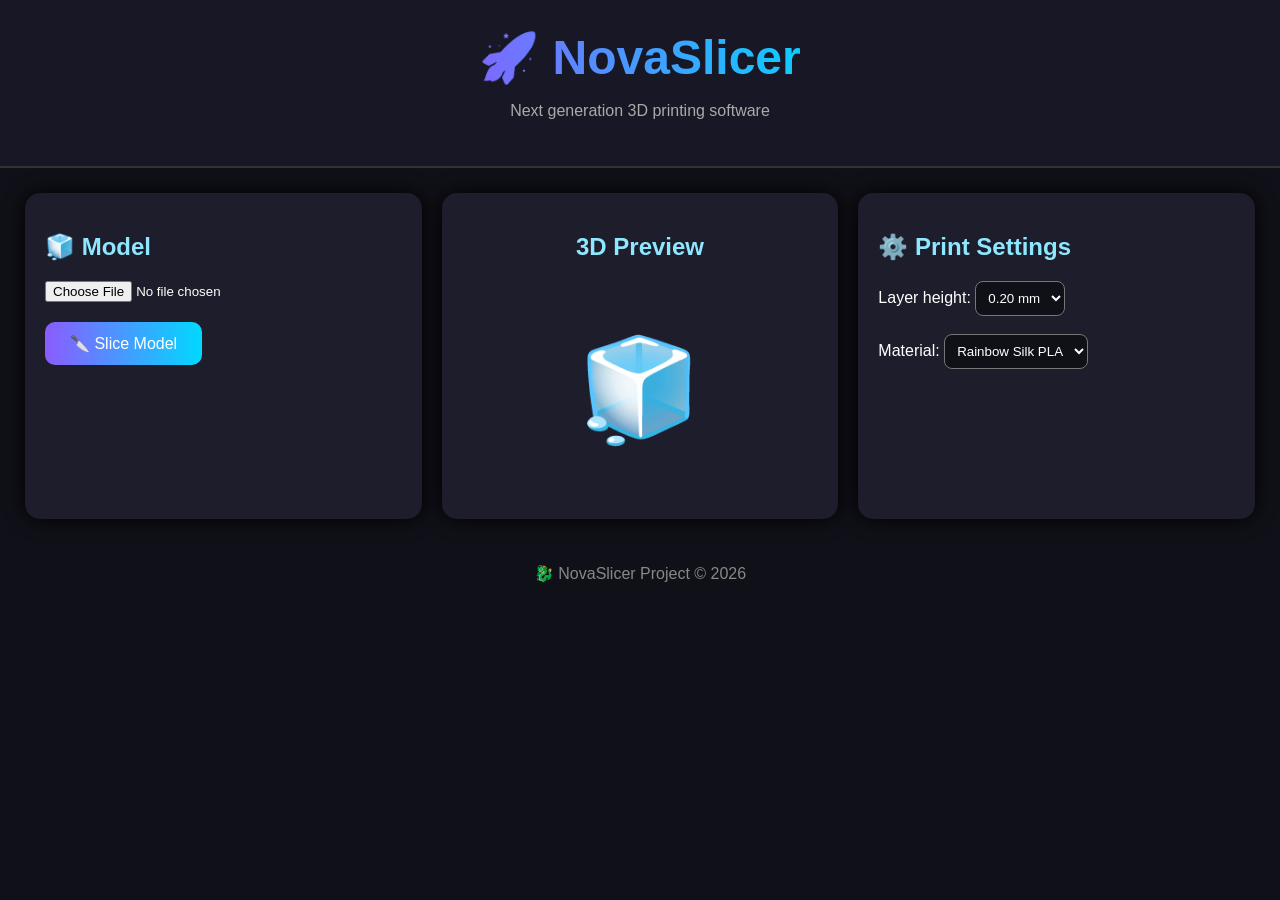
<file: app/index.html>
<!DOCTYPE html>
<html lang="ru">
<head>
    <meta charset="UTF-8">
    <meta name="viewport" content="width=device-width, initial-scale=1.0">
    <title>NovaSlicer</title>
    <link rel="stylesheet" href="style.css">
</head>

<body>

    <header>
        <h1>🚀 NovaSlicer</h1>
        <p>Next generation 3D printing software</p>
    </header>

    <main>

        <section class="panel">
            <h2>🧊 Model</h2>

            <input type="file" id="modelFile" accept=".stl,.obj,.3mf">

            <button>
                🔪 Slice Model
            </button>
        </section>


        <section class="viewer">
            <h2>3D Preview</h2>

            <div class="cube">
                🧊
            </div>
        </section>


        <section class="settings">
            <h2>⚙️ Print Settings</h2>

            <label>
                Layer height:
                <select>
                    <option>0.12 mm</option>
                    <option selected>0.20 mm</option>
                    <option>0.28 mm</option>
                </select>
            </label>

            <br><br>

            <label>
                Material:
                <select>
                    <option>Rainbow Silk PLA</option>
                    <option>Gray PLA</option>
                </select>
            </label>

        </section>

    </main>


    <footer>
        🐉 NovaSlicer Project © 2026
    </footer>


</body>
</html>
</file>
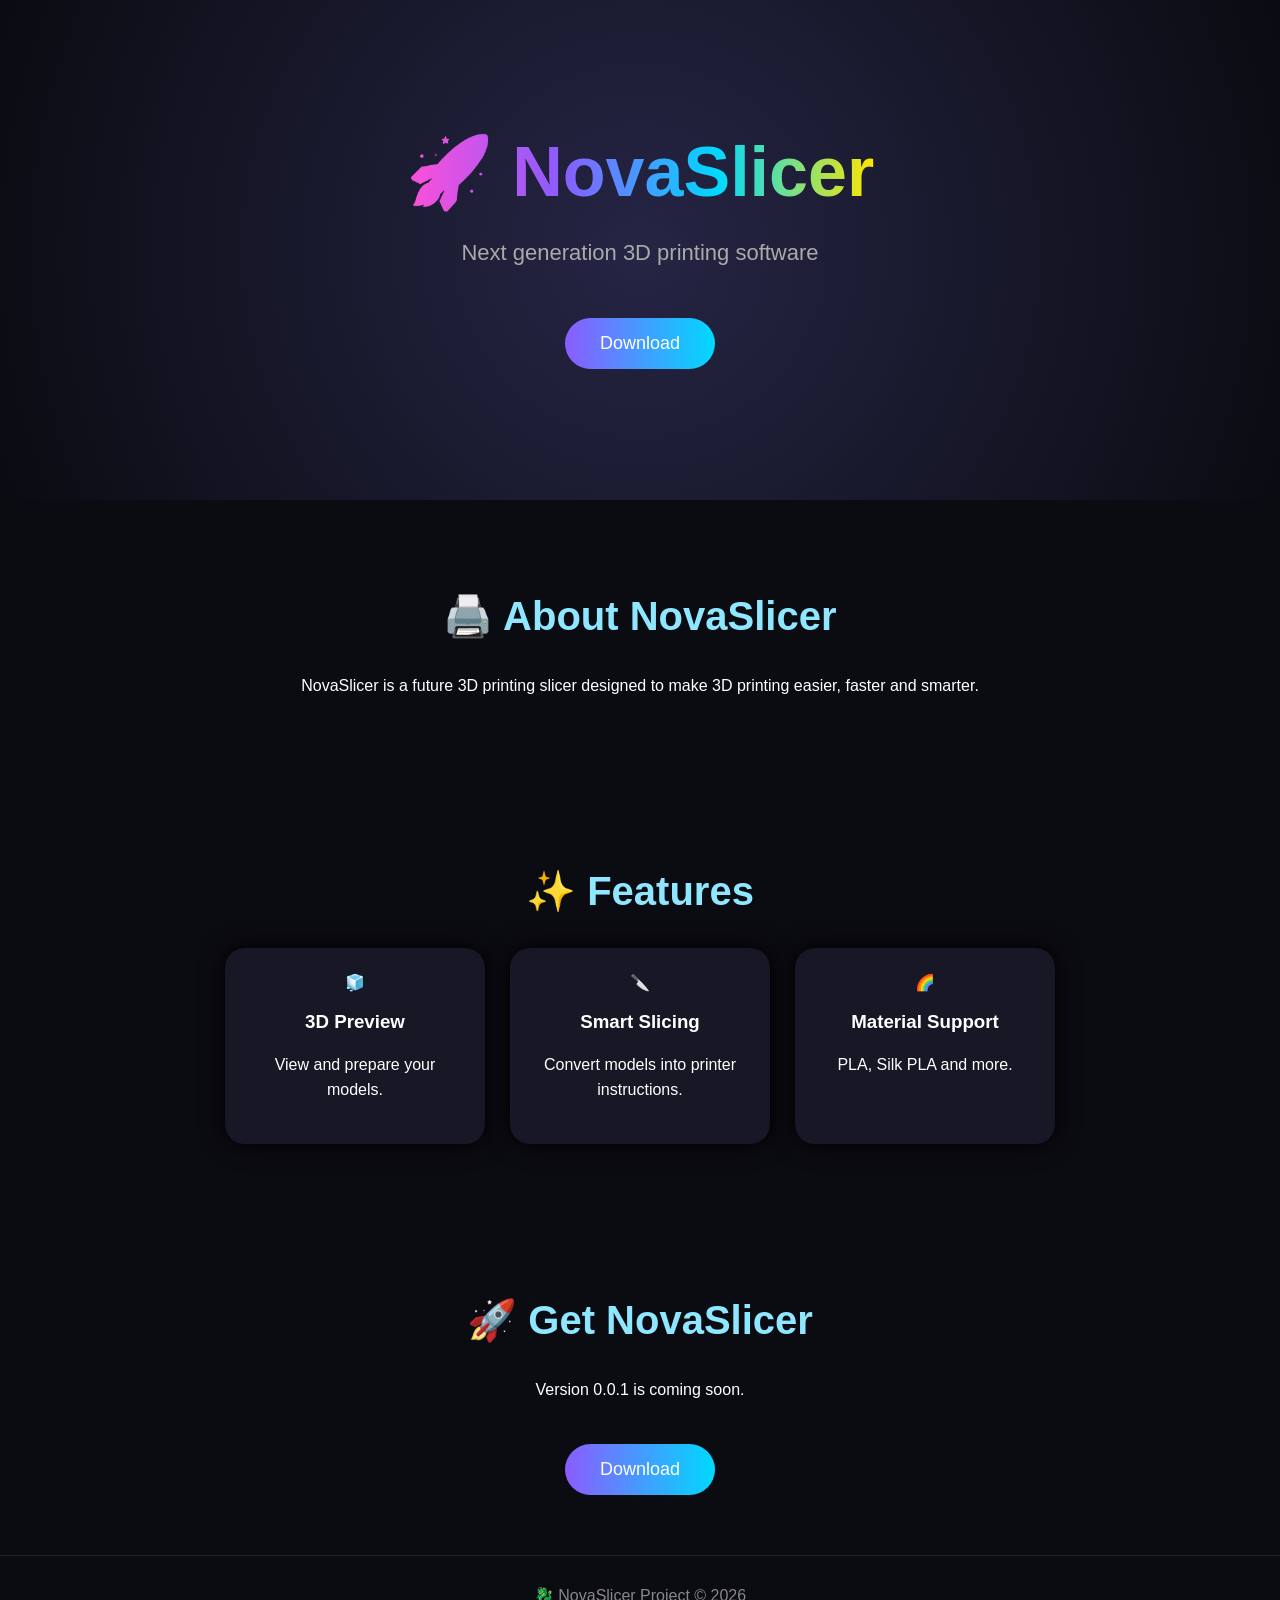
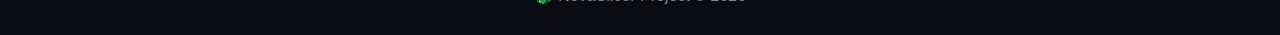
<file: website/index.html>
<!DOCTYPE html>
<html lang="ru">

<head>
    <meta charset="UTF-8">
    <meta name="viewport" content="width=device-width, initial-scale=1.0">

    <title>NovaSlicer - 3D Printing Software</title>

    <link rel="stylesheet" href="style.css">
</head>


<body>

<header>

    <h1>🚀 NovaSlicer</h1>

    <p>
        Next generation 3D printing software
    </p>

    <a href="#download">
        Download
    </a>

</header>



<section>

    <h2>🖨️ About NovaSlicer</h2>

    <p>
        NovaSlicer is a future 3D printing slicer
        designed to make 3D printing easier,
        faster and smarter.
    </p>

</section>



<section>

    <h2>✨ Features</h2>

    <div class="features">

        <div>
            🧊
            <h3>3D Preview</h3>
            <p>
                View and prepare your models.
            </p>
        </div>


        <div>
            🔪
            <h3>Smart Slicing</h3>
            <p>
                Convert models into printer instructions.
            </p>
        </div>


        <div>
            🌈
            <h3>Material Support</h3>
            <p>
                PLA, Silk PLA and more.
            </p>
        </div>

    </div>

</section>



<section id="download">

    <h2>🚀 Get NovaSlicer</h2>

    <p>
        Version 0.0.1 is coming soon.
    </p>

    <button>
        Download
    </button>

</section>



<footer>

    🐉 NovaSlicer Project © 2026

</footer>



<script src="script.js"></script>

</body>

</html>
</file>
<file: app/style.css>
/* 🚀 NovaSlicer v0.0.1 */

body {
    margin: 0;
    font-family: Arial, sans-serif;
    background: #101018;
    color: white;
}


/* Верхняя часть */

header {
    text-align: center;
    padding: 30px;
    background: #171725;
    border-bottom: 2px solid #333;
}


header h1 {
    font-size: 48px;
    margin: 0;
    background: linear-gradient(
        90deg,
        #ff4fd8,
        #8b5cff,
        #00d9ff,
        #ffe600
    );

    -webkit-background-clip: text;
    color: transparent;
}


header p {
    color: #aaa;
}


/* Основные блоки */

main {
    display: grid;
    grid-template-columns: repeat(3, 1fr);
    gap: 20px;
    padding: 25px;
}


section {
    background: #1d1d2b;
    border-radius: 15px;
    padding: 20px;
    box-shadow: 0 0 20px #000;
}


h2 {
    color: #8ee7ff;
}


/* Кнопки */

button {
    margin-top: 20px;
    padding: 12px 25px;
    border: none;
    border-radius: 10px;

    background: linear-gradient(
        90deg,
        #8b5cff,
        #00d9ff
    );

    color: white;
    font-size: 16px;
    cursor: pointer;
}


button:hover {
    transform: scale(1.05);
}


/* 3D место */

.viewer {
    text-align: center;
}


.cube {
    font-size: 100px;
    padding: 50px;
}


/* Настройки */

select {
    background: #101018;
    color: white;
    padding: 8px;
    border-radius: 8px;
}


/* Низ сайта */

footer {
    text-align: center;
    padding: 20px;
    color: #888;
}
</file>
<file: website/style.css>
/* 🚀 NovaSlicer Website v0.0.1 */

* {
    box-sizing: border-box;
}


body {
    margin: 0;
    font-family: Arial, sans-serif;
    background: #0b0b12;
    color: white;
}


/* Шапка */

header {
    min-height: 500px;
    display: flex;
    flex-direction: column;
    justify-content: center;
    align-items: center;
    text-align: center;

    background:
        radial-gradient(circle, #252545, #0b0b12);
}


header h1 {

    font-size: 70px;
    margin: 0;

    background: linear-gradient(
        90deg,
        #ff4fd8,
        #8b5cff,
        #00d9ff,
        #ffe600
    );

    -webkit-background-clip: text;
    color: transparent;

}


header p {
    font-size: 22px;
    color: #aaa;
}


/* Кнопки */

button,
header a {

    margin-top: 25px;

    padding: 15px 35px;

    border-radius: 30px;

    border: none;

    text-decoration: none;

    color: white;

    background: linear-gradient(
        90deg,
        #8b5cff,
        #00d9ff
    );

    font-size: 18px;

    cursor: pointer;

    transition: 0.3s;
}


button:hover,
header a:hover {

    transform: scale(1.08);

}


/* Секции */

section {

    padding: 60px 10%;

    text-align: center;

}


h2 {

    font-size: 40px;

    color: #8ee7ff;

}


/* Карточки */

.features {

    display: flex;

    justify-content: center;

    gap: 25px;

    flex-wrap: wrap;

}


.features div {

    width: 260px;

    padding: 25px;

    background: #171725;

    border-radius: 20px;

    box-shadow: 0 0 25px #000;

    transition: 0.3s;

}


.features div:hover {

    transform: translateY(-10px);

}


/* Текст */

p {

    line-height: 1.6;

}


/* Низ */

footer {

    text-align: center;

    padding: 30px;

    color: #888;

    border-top: 1px solid #222;

}
</file>
